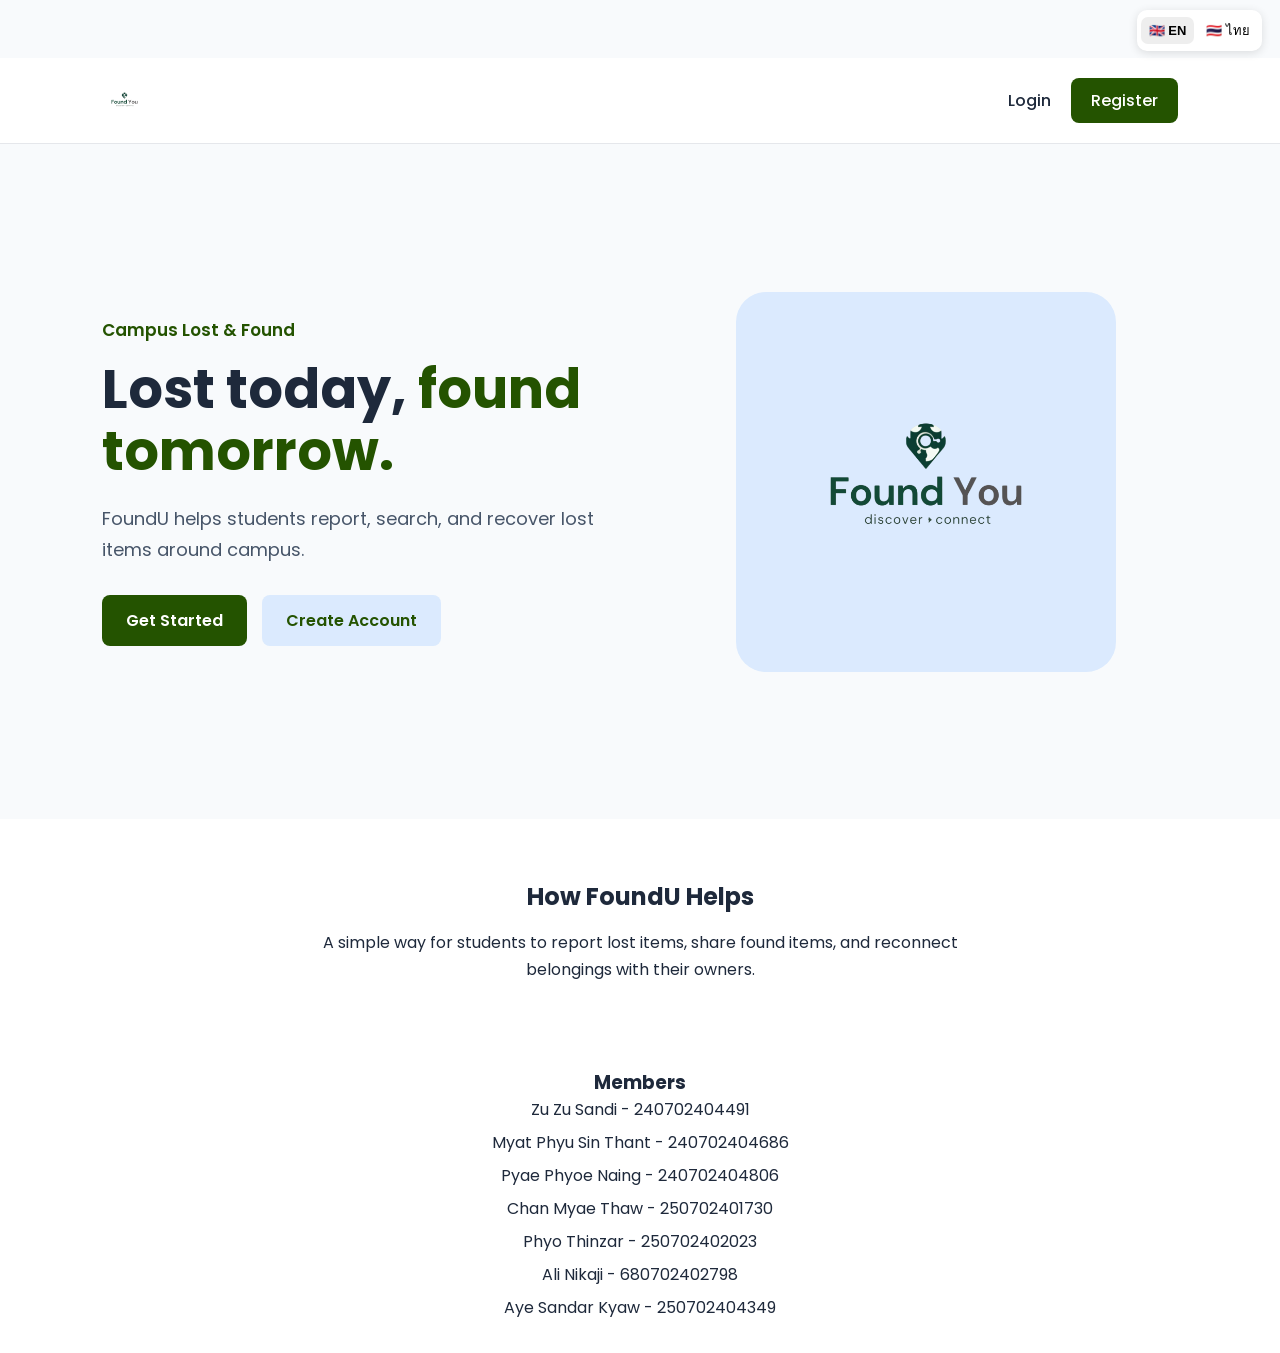
<file: index.html>
<!DOCTYPE html>
<html lang="en">

<head>

    <meta charset="UTF-8">

    <meta name="viewport" content="width=device-width, initial-scale=1.0">
    <link rel="manifest" href="manifest.json">
    <meta name="theme-color" content="#245300">
    <meta name="mobile-web-app-capable" content="yes">
    <meta name="apple-mobile-web-app-capable" content="yes">
    <meta name="apple-mobile-web-app-status-bar-style" content="default">
    <link rel="apple-touch-icon" href="images/icon-192.png">

    <title>FoundU</title>


    <!-- Google Font -->
    <link rel="preconnect" href="https://fonts.googleapis.com">

    <link rel="preconnect" href="https://fonts.gstatic.com" crossorigin>

    <link href="https://fonts.googleapis.com/css2?family=Poppins:wght@400;500;600;700&display=swap" rel="stylesheet">


    <!-- Existing CSS -->
    <link rel="stylesheet" href="css/style.css">
    <link rel="stylesheet" href="css/responsive.css">


    <!-- =========================================
         INDEX PAGE ONLY CSS
         No other CSS files need to be changed
    ========================================== -->

    <style>
        /* ==============================
           INDEX PAGE HERO FIX
        ============================== */

        .hero {
            min-height: 75vh;

            display: flex !important;
            flex-direction: row !important;

            align-items: center;
            justify-content: space-between;

            gap: 70px;

            padding: 70px 8%;
        }


        /* IMPORTANT:
           Override the old .hero-content {
           display: flex;
           } */

        .hero .hero-content {
            display: block !important;

            position: static !important;

            height: auto !important;

            width: 50%;

            max-width: 600px;

            flex: 1;
        }


        /* Small heading */

        .hero .hero-label {
            display: block;

            color: #245300;

            font-size: 17px;

            font-weight: 600;

            margin-bottom: 15px;
        }


        /* Main heading */

        .hero h1 {
            display: block;

            font-size: 54px;

            line-height: 1.15;

            font-weight: 700;

            margin: 0 0 22px 0;

            color: #1E293B;
        }


        .hero h1 span {
            color: #245300;
        }


        /* Description */

        .hero .hero-description {
            display: block;

            max-width: 520px;

            font-size: 18px;

            line-height: 1.7;

            color: #475569;

            margin: 0 0 30px 0;
        }


        /* Buttons */

        .hero .hero-buttons {
            display: flex !important;

            flex-direction: row !important;

            align-items: center;

            gap: 15px;

            width: auto;
        }


        .hero .btn {
            display: inline-flex;

            align-items: center;
            justify-content: center;

            width: auto;

            min-width: 130px;

            padding: 13px 24px;

            border-radius: 8px;

            font-weight: 600;

            text-align: center;

            white-space: nowrap;
        }


        .hero .primary-btn {
            background-color: #245300;

            color: white;
        }


        .hero .secondary-btn {
            background-color: #DBEAFE;

            color: #245300;
        }


        /* ==============================
           RIGHT SIDE LOGO
        ============================== */

        .hero .hero-image {
            display: flex !important;

            flex: 1;

            width: 50%;

            min-width: 350px;

            justify-content: center;

            align-items: center;

            position: static;
        }


        .hero .image-placeholder {
            width: 380px !important;

            height: 380px !important;

            padding: 25px;

            display: flex;

            justify-content: center;

            align-items: center;

            background-color: #DBEAFE;

            border-radius: 30px;

            overflow: hidden;
        }


        .hero .image-placeholder img {
            width: 100% !important;

            height: 100% !important;

            max-width: 100%;

            max-height: 100%;

            object-fit: contain !important;

            display: block;
        }


        /* ==============================
           NAVIGATION
        ============================== */

        .navbar {
            display: flex;

            justify-content: space-between;

            align-items: center;
        }


        .navbar .logo {
            display: flex;

            align-items: center;
        }


        .navbar .logo img {
            height: 45px;

            width: auto;

            object-fit: contain;
        }


        /* ==============================
           MOBILE
        ============================== */

        @media (max-width: 768px) {

            .hero {
                min-height: auto;

                flex-direction: column !important;

                text-align: center;

                gap: 45px;

                padding: 50px 6%;
            }


            .hero .hero-content {
                width: 100%;

                max-width: 600px;
            }


            .hero .hero-label {
                font-size: 15px;
            }


            .hero h1 {
                font-size: 40px;
            }


            .hero .hero-description {
                margin-left: auto;

                margin-right: auto;

                font-size: 16px;
            }


            .hero .hero-buttons {
                justify-content: center;

                flex-wrap: wrap;
            }


            .hero .hero-image {
                width: 100%;

                min-width: 0;
            }


            .hero .image-placeholder {
                width: 260px !important;

                height: 260px !important;
            }

        }


        /* ==============================
           SMALL PHONE
        ============================== */

        @media (max-width: 480px) {

            .hero {
                padding: 40px 5%;
            }


            .hero h1 {
                font-size: 34px;
            }


            .hero .hero-buttons {
                flex-direction: column !important;

                width: 100%;
            }


            .hero .btn {
                width: 100%;

                max-width: 280px;
            }


            .hero .image-placeholder {
                width: 220px !important;

                height: 220px !important;
            }

        }
    </style>

</head>


<body>


    <!-- =========================================
         NAVIGATION
    ========================================== -->

    <header>

        <nav class="navbar">

            <!-- FoundU Logo -->

            <a href="index.html" class="logo">

                <img src="images/logo.png" alt="FoundU Logo">

            </a>


            <!-- Navigation -->

            <div class="nav-links">

                <a href="login.html" data-i18n="login">
                    Login
                </a>


                <a href="register.html" class="nav-register" data-i18n="register">
                    Register
                </a>

            </div>

        </nav>

    </header>



    <!-- =========================================
         MAIN
    ========================================== -->

    <main>


        <!-- =====================================
             HERO
        ====================================== -->

        <section class="hero">


            <!-- LEFT SIDE -->

            <div class="hero-content">


                <!-- Small title -->

                <p class="hero-label">

                    Campus Lost &amp; Found

                </p>


                <!-- Main title -->

                <h1>

                    Lost today,
                    <span>found tomorrow.</span>

                </h1>


                <!-- Description -->

                <p class="hero-description">

                    FoundU helps students report, search,
                    and recover lost items around campus.

                </p>


                <!-- Buttons -->

                <div class="hero-buttons">


                    <a href="login.html" class="btn primary-btn">

                        Get Started

                    </a>


                    <a href="register.html" class="btn secondary-btn">

                        Create Account

                    </a>


                </div>

            </div>



            <!-- RIGHT SIDE -->

            <div class="hero-image">


                <div class="image-placeholder">

                    <img src="images/logo.png" alt="FoundU Logo">

                </div>


            </div>


        </section>



        <!-- =====================================
             ABOUT
        ====================================== -->

        <section class="about">


            <h2>

                How FoundU Helps

            </h2>


            <p>

                A simple way for students to report
                lost items, share found items, and
                reconnect belongings with their owners.

            </p>


        </section>


    </main>



    <!-- =========================================
         FOOTER
    ========================================== -->

    <footer>

        <div id="members">
            <p>

            <h3>Members</h3>
            <ul>
                <li>Zu Zu Sandi - 240702404491</li>
                <li>Myat Phyu Sin Thant - 240702404686</li>
                <li>Pyae Phyoe Naing - 240702404806</li>
                <li>Chan Myae Thaw - 250702401730</li>
                <li>Phyo Thinzar - 250702402023</li>
                <li>Ali Nikaji - 680702402798</li>
                <li>Aye Sandar Kyaw - 250702404349</li>
            </ul>

            </p>

        </div>


    </footer>



    <!-- =========================================
         JAVASCRIPT
    ========================================== -->

    <script src="js/scripts.js"></script>

    <script src="js/language.js"></script>


    <script src="js/pwa.js"></script>
</body>

</html>
</file>
<file: css/style.css>
/*body{}
font{}
colors{}
links{}
basic layout{}
*/

* {
    margin: 0;
    padding: 0;
    box-sizing: border-box;
}


:root {

    --primary-color: #245300;
    --secondary-color: #DBEAFE;

    --background-color: #F8FAFC;
    --card-color: #FFFFFF;

    --text-color: #1E293B;

}


body {

    font-family: 'Poppins', sans-serif;

    background-color: var(--background-color);

    color: var(--text-color);

}


a {
    text-decoration: none;
}


/* Navigation */

.navbar {

    display: flex;

    justify-content: space-between;

    align-items: center;

    padding: 20px 8%;

    background-color: white;
    border-bottom: 1px solid #E5E7EB;
}




.logo {
    display: flex;
    align-items: center;
    font-size: 26px;
    font-weight: 700;
    color: var(--primary-color);
}

.logo img {
    height: 45px;
    width: auto;
    display: block;
    object-fit: contain;
}

.nav-links {

    display: flex;

    align-items: center;

    gap: 20px;

}


.nav-links a {
    color: var(--text-color);
    font-weight: 500;
    transition: 0.2s ease;
}

.nav-links a:hover {
    color: var(--primary-color);
}


.nav-register {

    background-color: var(--primary-color);

    color: white !important;

    padding: 10px 20px;

    border-radius: 8px;

}


/* Hero */

.hero {

    min-height: 75vh;

    display: flex;

    align-items: center;

    justify-content: space-between;

    gap: 50px;

    padding: 60px 8%;

}

/* Hero Section (Header Graphic Layout) */
.hero-section {
    position: relative;
    height: 160px;
    margin-bottom: 10px;
}

.hero-content {
    display: flex;
    height: 100%;
    position: relative;
}

/* Left Content */
.brand-header {
    width: 55%;
    padding-top: 5px;
    z-index: 2;
}

.brand-logo {
    width: 100%;
    height: 100%;
    object-fit: cover;
    object-position: center;
}

/* .brand-wrapper{

} */
.sub-heading {
    font-size: 8px;
    letter-spacing: 0.5px;
    color: var(--text-muted);
    font-weight: 600;
    display: block;
}

.brand-title h1 {
    margin: 0;
    color: var(--primary-color);
    font-size: 22px;
    font-weight: 700;
}

.brand-title h1 .highlight {
    color: #222;
}

.tagline {
    margin: 2px 0 6px 0;
    font-size: 11px;
    color: var(--text-muted);
}

.green-line {
    width: 25px;
    height: 3px;
    background-color: var(--primary-color);
    border-radius: 2px;
}

/* Building Photo*/
.building-wrapper {
    position: absolute;
    right: -16px;
    top: -10px;
    width: 55%;
    height: 170px;
    /* Slanted cut path */
    clip-path: polygon(25% 0, 100% 0, 100% 100%, 0% 100%);
    overflow: hidden;
}

.building-img {
    width: 100%;
    height: 100%;
    object-fit: cover;
    object-position: center;
}

/* Form Container Card */
.form-container {
    background: var(--card-bg);
    border-radius: var(--radius-lg);
    padding: 22px 18px;
    box-shadow: 0 4px 20px rgba(0, 0, 0, 0.03);
    position: relative;
    z-index: 5;
}

.hero-content {

    max-width: 600px;

}


.hero-label {

    color: var(--primary-color);

    font-weight: 600;

    margin-bottom: 15px;

}


.hero h1 {

    font-size: 52px;

    line-height: 1.2;

    margin-bottom: 20px;

}


.hero h1 span {

    color: var(--primary-color);

}


.hero-description {

    font-size: 18px;

    line-height: 1.7;

    margin-bottom: 30px;

}


.hero-buttons {

    display: flex;

    gap: 15px;

}


.btn {

    display: inline-block;

    padding: 13px 24px;

    border-radius: 8px;

    font-weight: 600;

}


.primary-btn {

    background-color: var(--primary-color);

    color: white;

}


.secondary-btn {

    background-color: var(--secondary-color);

    color: var(--primary-color);

}


/* Image placeholder */

.hero-image {

    display: flex;

    justify-content: center;

    align-items: center;

}


.image-placeholder {

    width: 300px;

    height: 300px;

    border-radius: 20px;

    background-color: var(--secondary-color);

    display: flex;

    justify-content: center;

    align-items: center;

    color: var(--primary-color);

    font-size: 30px;

    font-weight: 700;

}


/* About */

.about {

    background-color: white;

    text-align: center;

    padding: 60px 10%;

}


.about h2 {

    margin-bottom: 15px;

}


.about p {

    max-width: 700px;

    margin: auto;

    line-height: 1.7;

}


/* Footer */

footer {

    text-align: center;

    padding: 25px;

    background-color: white;
}

#members{
    text-align: center;
}

#members ul{
list-style: none;
    padding: 0;
    margin: 0;
}

#members li {
    margin-bottom: 8px;
}
/* Item / Report Images */
.item-card img,
.report-card img,
.item-image {
    width: 100%;
    height: 200px;
    object-fit: cover;
    border-radius: 10px;
    display: block;
}

/* Bilingual language switcher */
#language-switcher {
    position: fixed;
    top: 14px;
    right: 18px;
    z-index: 9999;
    display: flex;
    align-items: center;
    gap: 5px;
    padding: 5px 9px;
    border-radius: 999px;
    background: rgba(255, 255, 255, 0.96);
    box-shadow: 0 4px 16px rgba(0, 0, 0, 0.12);
    font-size: 12px;
}

#language-switcher button {
    border: 0;
    background: transparent;
    cursor: pointer;
    font: inherit;
    font-weight: 600;
    padding: 3px 5px;
    border-radius: 6px;
}

#language-switcher button.active {
    background: #111827;
    color: #fff;
}

@media (max-width: 600px) {
    #language-switcher {
        top: 8px;
        right: 8px;
        font-size: 11px;
    }
}

/* foundu-language-layout-fix
   The bilingual switcher is fixed above the page content so it does not
   cover dashboard/navigation buttons. */
@media (min-width:769px) {
    body {
        padding-top: 58px;
    }
}

@media (max-width:768px) {
    body {
        padding-top: 54px;
    }
}
</file>
<file: css/responsive.css>
/* Tablet */

@media (max-width: 900px) {

    .hero {

        padding: 50px 6%;

        gap: 30px;

    }


    .hero h1 {

        font-size: 42px;

    }


    .hero-image {

        flex: 0 0 250px;

    }


    .image-placeholder {

        width: 250px;

        height: 250px;

    }

}

/* Mobile */

@media (max-width: 600px) {

    .navbar {

        padding: 15px 5%;

    }


    .logo {

        font-size: 22px;

    }


    .nav-links {

        gap: 10px;

    }


    .nav-links a {

        font-size: 14px;

    }


    .nav-register {

        padding: 8px 12px;

    }


    .hero {

        min-height: auto;

        flex-direction: column;

        text-align: center;

        padding: 50px 5%;

    }


    .hero h1 {

        font-size: 36px;

    }


    .hero-description {

        font-size: 16px;

    }


    .hero-buttons {

        flex-direction: column;

        align-items: stretch;

    }


    .btn {

        text-align: center;

    }


    .hero-image {

        margin-top: 20px;

    }


    .image-placeholder {

        width: 220px;

        height: 220px;

    }


    .about {

        padding: 45px 7%;

    }

    .auth-page {

        padding: 20px 15px;

    }


    .auth-container {

        padding: 30px 20px;

        box-shadow: none;

    }


    .auth-header h1 {

        font-size: 24px;

    }

}

/* Dashboard - Mobile */

/*@media (max-width: 600px) {

    .dashboard {

        padding: 35px 5% 100px;

    }


    .welcome-section h1 {

        font-size: 26px;

    }


    .dashboard-actions {

        grid-template-columns: 1fr;

    }


    .search-box {

        flex-direction: column;

    }


    .search-button {

        justify-content: center;

        padding: 13px;

    }


    .item-grid {

        grid-template-columns: 1fr;

    }


    .dashboard-navbar .nav-links {

        display: none;

    }


    .bottom-nav {

        position: fixed;

        bottom: 0;

        left: 0;

        right: 0;

        height: 65px;

        background-color: white;

        border-top: 1px solid #E2E8F0;

        display: flex;

        justify-content: space-around;

        align-items: center;

        z-index: 1000;

    }


    .bottom-nav a {

        color: #64748B;

        text-decoration: none;

        font-size: 12px;

    }


    .bottom-nav a.active {

        color: var(--primary-color);

        font-weight: 600;

    }

}*/

/* ========================================
   DASHBOARD - TABLET
======================================== */

@media (max-width: 900px) and (min-width: 651px) {

    .dashboard {
        padding: 40px 6% 80px;
    }

    .welcome-section h1 {
        font-size: 32px;
    }

    .dashboard-actions {
        grid-template-columns: 1fr 1fr;
        gap: 15px;
    }

    .action-card {
        padding: 20px;
    }

    .action-card h2 {
        font-size: 18px;
    }

    .action-card p {
        font-size: 13px;
    }

    .search-box {
        gap: 10px;
    }

    .category-list {
        grid-template-columns: repeat(3, 1fr);
    }

    .item-grid {
        grid-template-columns: repeat(2, 1fr);
    }
}


/* ========================================
   DASHBOARD - MOBILE
======================================== */

@media (max-width: 650px) {

    .dashboard {
        padding: 30px 15px 100px;
    }

    /* Welcome */
    .welcome-section {
        margin-bottom: 25px;
    }

    .welcome-section h1 {
        font-size: 26px;
        line-height: 1.3;
    }

    .welcome-section p {
        font-size: 13px;
    }

    /* Lost / Found */
    .dashboard-actions {
        grid-template-columns: 1fr;
        gap: 12px;
    }

    .action-card {
        padding: 18px;
    }

    .action-card h2 {
        font-size: 17px;
    }

    .action-card p {
        font-size: 12px;
    }

    .action-icon {
        width: 42px;
        height: 42px;
        flex-shrink: 0;
    }

    /* Search */
    .dashboard-search {
        margin-top: 25px;
    }

    .search-box {
        flex-direction: column;
        gap: 10px;
    }

    .search-box input {
        width: 100%;
    }

    .search-button {
        width: 100%;
        justify-content: center;
        padding: 13px;
    }

    /* Categories */
    .category-list {
        grid-template-columns: repeat(2, 1fr);
        gap: 10px;
    }

    .category-card {
        padding: 14px 10px;
        text-align: center;
        font-size: 13px;
    }

    /* Recent Items */
    .item-grid {
        grid-template-columns: 1fr;
        gap: 15px;
    }

    /* Hide desktop navigation */
    .dashboard-navbar .nav-links {
        display: none;
    }

    /* Bottom Navigation */
    .bottom-nav {
        position: fixed;
        bottom: 0;
        left: 0;
        right: 0;
        height: 65px;
        background-color: white;
        border-top: 1px solid #E2E8F0;
        display: flex;
        justify-content: space-around;
        align-items: center;
        z-index: 1000;
        padding: 5px 0;
    }

    .bottom-nav a,
    .bottom-nav button {
        color: #64748B;
        text-decoration: none;
        font-size: 11px;
    }

    .bottom-nav a.active {
        color: var(--primary-color);
        font-weight: 600;
    }
}


/* ========================================
   DASHBOARD - VERY SMALL PHONES
======================================== */

@media (max-width: 400px) {

    .dashboard {
        padding-left: 12px;
        padding-right: 12px;
    }

    .welcome-section h1 {
        font-size: 24px;
    }

    .category-list {
        gap: 8px;
    }

    .category-card {
        padding: 12px 8px;
        font-size: 12px;
    }

    .action-card {
        padding: 15px;
    }
}

/* Search Page - Mobile */

/*@media (max-width: 600px) {

    .search-page {

        padding: 35px 5% 100px;

    }


    .page-header h1 {

        font-size: 26px;

    }


    .search-section {

        padding: 20px;

    }


    .main-search {

        flex-direction: column;

    }


    .main-search button {

        width: 100%;

    }


    .filters {

        grid-template-columns: 1fr;

        gap: 15px;

    }

}*/

/* Item Details - Mobile */

@media (max-width: 600px) {

    .item-details-page {

        padding: 30px 5% 100px;

    }


    .item-details {

        grid-template-columns: 1fr;

        gap: 30px;

        padding: 20px;

    }


    .details-content > h1 {

        font-size: 26px;

    }


    .details-image-placeholder {

        max-width: none;

    }

}
/* Report Form - Mobile */

@media (max-width: 600px) {

    .report-page {

        padding: 30px 5% 100px;

    }


    .report-form {

        padding: 20px;

    }


    .report-page .page-header h1 {

        font-size: 26px;

    }

}

/* My Reports - Mobile */

/* @media (max-width: 600px) { 

    .reports-page {

        padding: 35px 5% 100px;

    }


    .report-tabs {

        overflow-x: auto;

    }


    .my-report-card {

        grid-template-columns: 1fr;

    }


    .my-report-image {

        width: 100%;

        height: 180px;

    }


    .my-report-actions {

        flex-direction: row;

    }


    .my-report-actions .btn {

        flex: 1;

        text-align: center;

    }

 } */

/* Profile - Mobile */

@media (max-width: 600px) {

    .profile-page {

        padding: 35px 5% 100px;

    }


    .profile-card {

        padding: 20px;

    }


    .profile-avatar {

        width: 60px;

        height: 60px;

        font-size: 22px;

    }


    .profile-row {

        align-items: flex-start;

        gap: 15px;

    }

}
</file>
